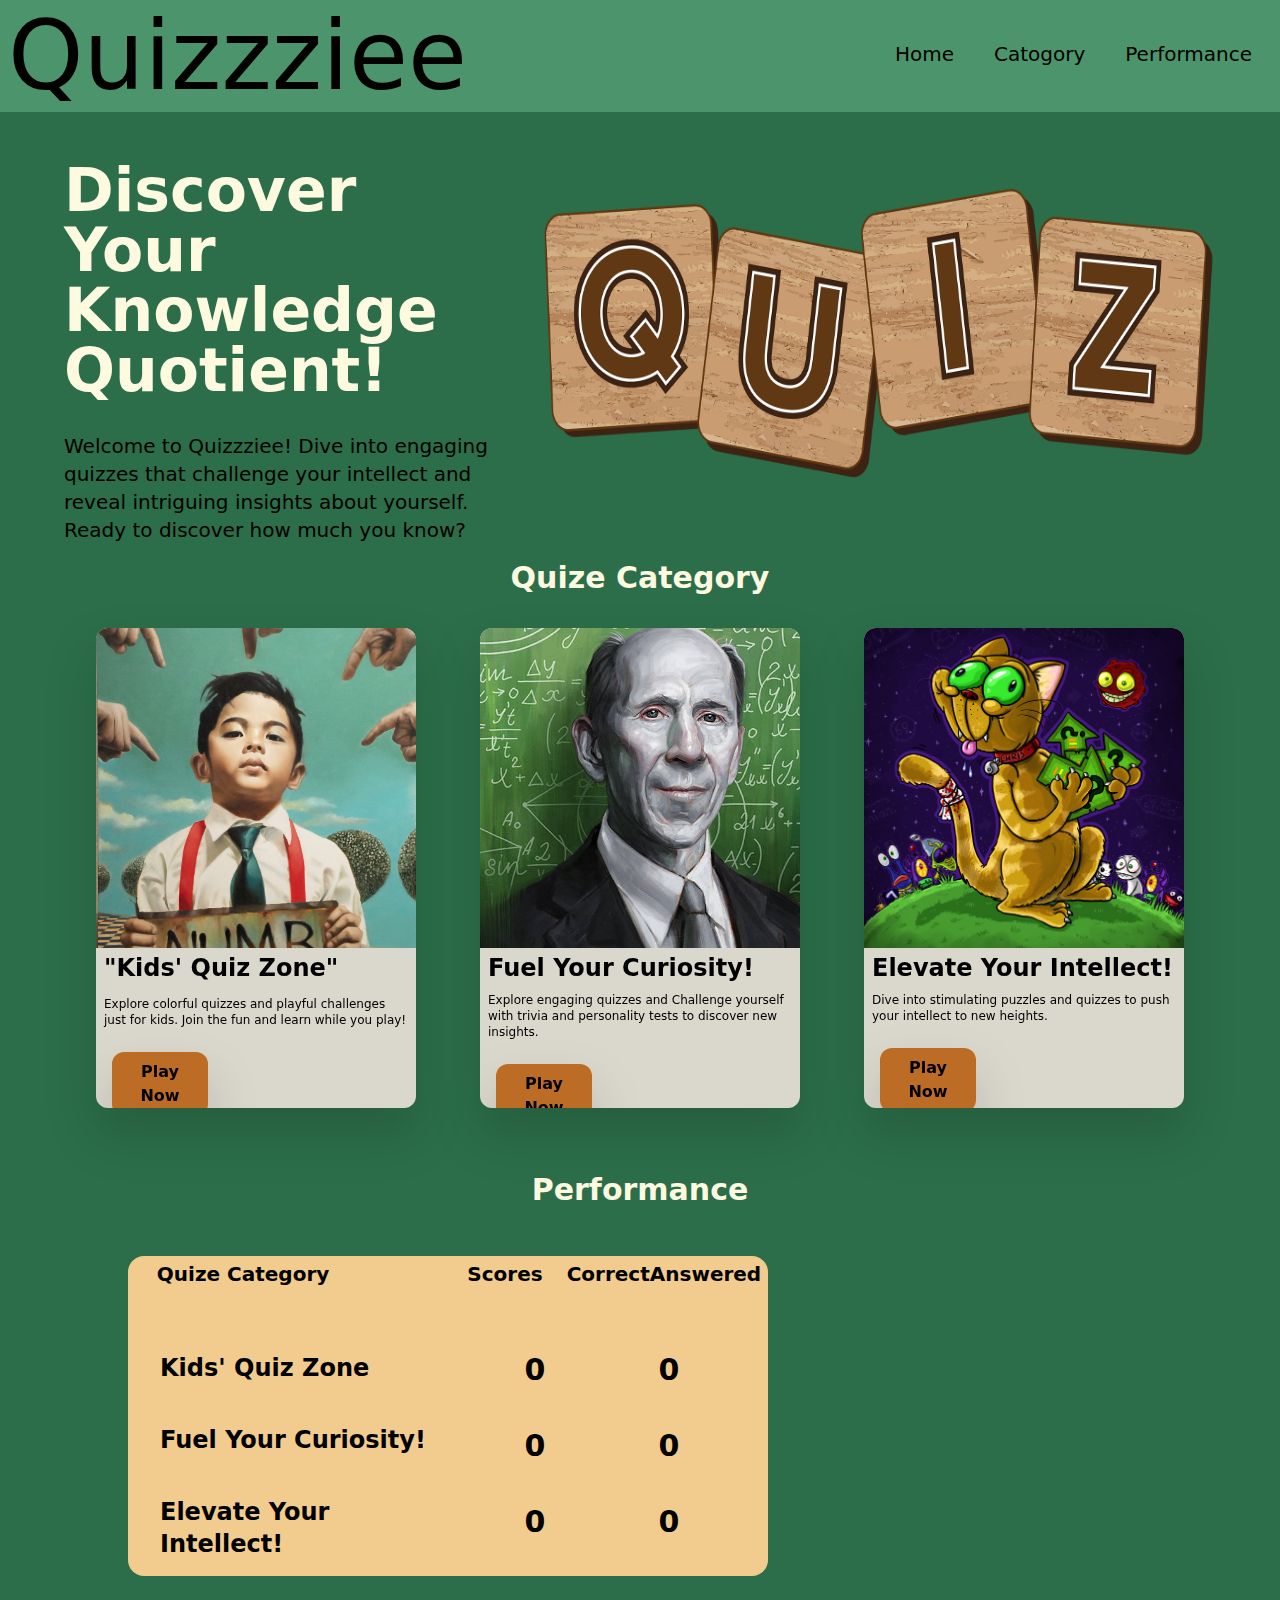
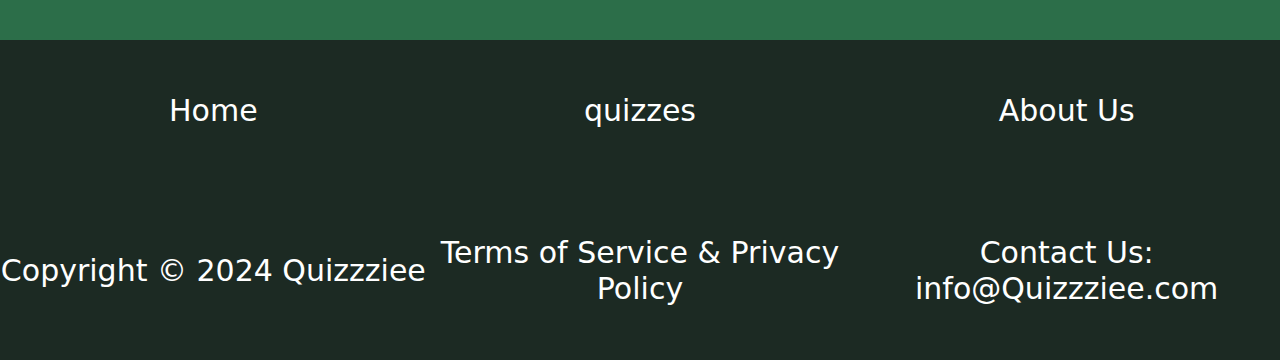
<file: index.html>
<!DOCTYPE html>
<html lang="en">

<head>
    <meta charset="UTF-8">
    <meta name="viewport" content="width=device-width, initial-scale=1.0">
    <title>QUIZE DOC</title>
    <link rel="stylesheet" href="quize.css">

</head>

<body class="bg-[#2c6e49]  ">
    <header class="font-sans  bg-[#4c956c] p-2 flex justify-between">
        <h1 class="text-8xl text-right"> Quizzziee </h1>
        <nav class="flex  mx-5 my-8 gap-10 text-xl ">
            <ul><a class="hover:text-[#fefae0]" href="#home">Home</a></ul>
            <ul><a class="hover:text-[#fefae0]" href="#QuizeCategory">Catogory</a></ul>
            <ul><a class="hover:text-[#fefae0]" href="#performance">Performance</a></ul>
        </nav>
    </header>
    <main>
        <div class="hero1 flex flex-row  h-auto m-[4rem] gap-5">
            <div class="flex flex-col h-[20rem] w-[40rem] justify-center align-super">
                <h2 class="text-6xl my-8 font-extrabold text-[#fefae0] ">Discover Your Knowledge Quotient!</h2>
                <p class="text-xl font-medium"> Welcome to Quizzziee! Dive into engaging quizzes that challenge your
                    intellect and reveal intriguing insights about yourself. Ready to discover how much you know?
                </p>
            </div>
            <div class="hero1img flex h-[20rem] w-[60rem] justify-center align-super">
                <img src="quiz-2074324_1920.png" alt="">
            </div>

        </div>

        <div class="category m-[4rem] ">

            <h1 id="QuizeCategory" class="text-center text-[#fefae0] text-3xl my-[2rem] font-bold "> Quize Category</h1>

            <div class="cards flex justify-around ">
                <!-- card1 -->
                <div onclick="openNewPage('kids.html');startQuiz('kids');"
                    class=" hover:scale-95 h-[30rem] w-[20rem] bg-[#dad7cd] border-none rounded-xl overflow-hidden  flex flex-col drop-shadow-2xl ">

                    <img class="  h-[20rem] object-cover" src="kid.jpg" alt="">
                    <div class="discription flex justify-center flex-col ">
                        <h2 class="text-2xl mx-2 my-1 font-bold">"Kids' Quiz Zone"</h2>
                        <p class="text-xs m-2">Explore colorful quizzes and playful challenges just for kids. Join the
                            fun and learn while you play!

                        </p>

                        <button
                            class="border-2 font-bold border-none drop-shadow-2xl bg-[#bc6c25] rounded-xl m-[1rem] p-2 w-[6rem]">Play
                            Now</button>
                    </div>

                </div>

                <!-- card1 end -->

                <!-- card2 -->
                <div onclick="openNewPage('adult.html');startQuiz('adult');"
                    class="hover:scale-95 h-[30rem] w-[20rem] bg-[#dad7cd] border-none rounded-xl overflow-hidden flex flex-col drop-shadow-2xl">
                    <div>
                        <img class="  h-[20rem] w-full object-cover" src="professional.jpg" alt="">
                    </div>
                    <div class="discription">
                        <h2 class="text-2xl mx-2 my-1 font-bold">Fuel Your Curiosity!</h2>
                        <p class="text-xs m-2"> Explore engaging quizzes and Challenge yourself with trivia and
                            personality tests to discover new insights. </p>
                        <button
                            class="border-2 font-bold border-none drop-shadow-2xl bg-[#bc6c25] rounded-xl m-[1rem] p-2 w-[6rem]">Play
                            Now</button>
                    </div>
                </div>
                <!-- card2 end -->

                <!-- card3 -->
                <div onclick="openNewPage('smartcat.html'); startQuiz('smartcat');"
                    class="hover:scale-95 h-[30rem] w-[20rem] bg-[#dad7cd] border-none rounded-xl overflow-hidden flex flex-col drop-shadow-2xl ">
                    <div>
                        <img class=" h-[20rem]  w-full object-cover" src="cat.png" alt="">
                    </div>
                    <div class="discription">
                        <h2 class="text-2xl mx-2 my-1 font-bold ">Elevate Your Intellect!</h2>
                        <p class="text-xs m-2">Dive into stimulating puzzles and quizzes to push your intellect to new
                            heights. </p>
                        <button
                            class="border-2 font-bold border-none drop-shadow-2xl bg-[#bc6c25] rounded-xl m-[1rem] p-2 w-[6rem]">Play
                            Now</button>
                    </div>
                </div>
                <!-- card3 end -->
            </div>
        </div>

        <div id="performance" class=" m-[4rem]">
            <h2 class="text-center text-[#fefae0]  font-bold text-3xl m-[3rem]">Performance</h2>
            <div class="board  mx-[4rem] h-[20rem] w-[40rem] bg-[#f2cc8f] rounded-2xl">
                <div class="Performance_title grid grid-cols-3">
                    <div class=" mx-3 my-1 text-xl text-right font-bold ">Quize Category</div>
                    <div class=" mx-3 my-1 text-xl text-right  font-bold">Scores  </div>
                    <div class=" mx-3 my-1 text-xl  text-right font-bold">  CorrectAnswered</div>
                </div>
                
                <div class=" p-3 grid grid-cols-2 text-left font-bold ">
                    
                    <div class="p-5">
                        <h3 class=" my-4 py-3 text-2xl">Kids' Quiz Zone
                            <!-- <div class=" my-7 text-2xl"> 0 </div> -->
                        </h3>
                        <h3 class=" my-4 py-3 text-2xl">Fuel Your Curiosity!
                            <!-- <div class=" my-7 text-2xl"> 0 </div> -->
                        </h3>
                        <h3 class=" my-4 py-3 text-2xl">Elevate Your Intellect!
                            <!-- <div class=" my-7 text-2xl"> 0 </div> -->
                        </h3>

                    </div>

                    <div class="p-5 grid grid-cols-2 text-center"> 
                        <div class="AllScore">
                            <h3 class="kids-Score my-4 py-3 text-3xl">
                                0
                            </h3>
                            <h3 class="adutl-Score my-4 py-3 text-3xl">
                                0
                            </h3>
                            <h3 class="smartcat-Score my-4 py-3 text-3xl">
                                0
                            </h3>
                        </div>

                        <div class="All-Answer">
                            <h3 class="kids-corrAnswer my-4 py-3 text-3xl">
                                0
                            </h3>
                            <h3 class="adutl-corrAnswer my-4 py-3 text-3xl">
                                0
                            </h3>
                            <h3 class="smartcat-corrAnswer my-4 py-3 text-3xl">
                                0
                            </h3>
                        </div>

                    </div>

                </div>

            </div>
        </div>

        <footer class="w-full h-[20rem] bg-[#1c2a23]">
            <nav class="navigation w-svw h-full grid grid-cols-3  place-items-center text-center text-3xl">
                <a href="#">
                    <ul class="text-white flex  hover:text-[#bc4749]">Home</ul>
                </a>
                <a href="#QuizeCategory">
                    <ul class="text-white flex  hover:text-[#bc4749]">quizzes</ul>
                </a>
                <a href="#">
                    <ul class="text-white flex  hover:text-[#bc4749]">About Us</ul>
                </a>
                <a href="#">
                    <ul class="text-white flex  hover:text-[#bc4749]">Copyright © 2024 Quizzziee</ul>
                </a>
                <a href="#">
                    <ul class="text-white flex  hover:text-[#bc4749]"> Terms of Service &
                        Privacy Policy </ul>
                </a>
                <a href="#">
                    <ul class="text-white flex  hover:text-[#bc4749]">Contact Us: info@Quizzziee.com</ul>
                </a>
            </nav>
        </footer>
    </main>

</body>
<!-- <script src="app.js"></script> -->
<script>

    function openNewPage(url) {
        window.open(url, '_blank');

    }
    function startQuiz(category) {
        localStorage.setItem(`${category}`, category);
        localStorage.setItem(`${category}-score`, 0); // Reset points for new quiz
        localStorage.setItem(`${category}-correctAnswers`, 0);
    }
    document.addEventListener('DOMContentLoaded', function () {
        function updatePerformance() {
            const kidsScore=document.querySelector('.kids-Score');
            const adutlScore=document.querySelector('.adutl-Score');
            const smartcatScore=document.querySelector('.smartcat-Score');

            const kidscorrAnswer=document.querySelector('.kids-corrAnswer');
            const adutlcorrAnswer=document.querySelector('.adutl-corrAnswer');
            const smartcatcorrAnswer=document.querySelector('.smartcat-corrAnswer');

            if (kidsScore && kidscorrAnswer) {
                
                kidsScore.textContent=localStorage.getItem('kids-score')||0;
                kidscorrAnswer.textContent=localStorage.getItem('kids-correctAnswers')||0;
                console.log(localStorage.getItem('kids-score'));
                console.log(localStorage.getItem('kids-correctAnswers'));

                
            }else{console.log("ks not found");}

            if(adutlScore && adutlcorrAnswer){
                adutlScore.textContent=localStorage.getItem('adult-score')||0;
                adutlcorrAnswer.textContent=localStorage.getItem('adult-correctAnswers')||0;
            }
            else{console.log("as not found");}

            if(smartcatScore && smartcatcorrAnswer) {
                
                smartcatScore.textContent=localStorage.getItem('smartcat-score')||0;
                smartcatcorrAnswer.textContent=localStorage.getItem('smartcat-correctAnswers')||0;
            }
            else{console.log("sm not found");}
        }

        // Update performance box when the page loads
        updatePerformance();

        // Listen for changes to localStorage and update performance accordingly
        window.addEventListener('storage', function (event) {
            if (['kids-score', 'kids-correctAnswers', 'adult-score', 'adult-correctAnswers', 'smartcat-score', 'smartcat-correctAnswers'].includes(event.key)) {
                updatePerformance();
            }
        });
    });

</script>

</html>
</file>
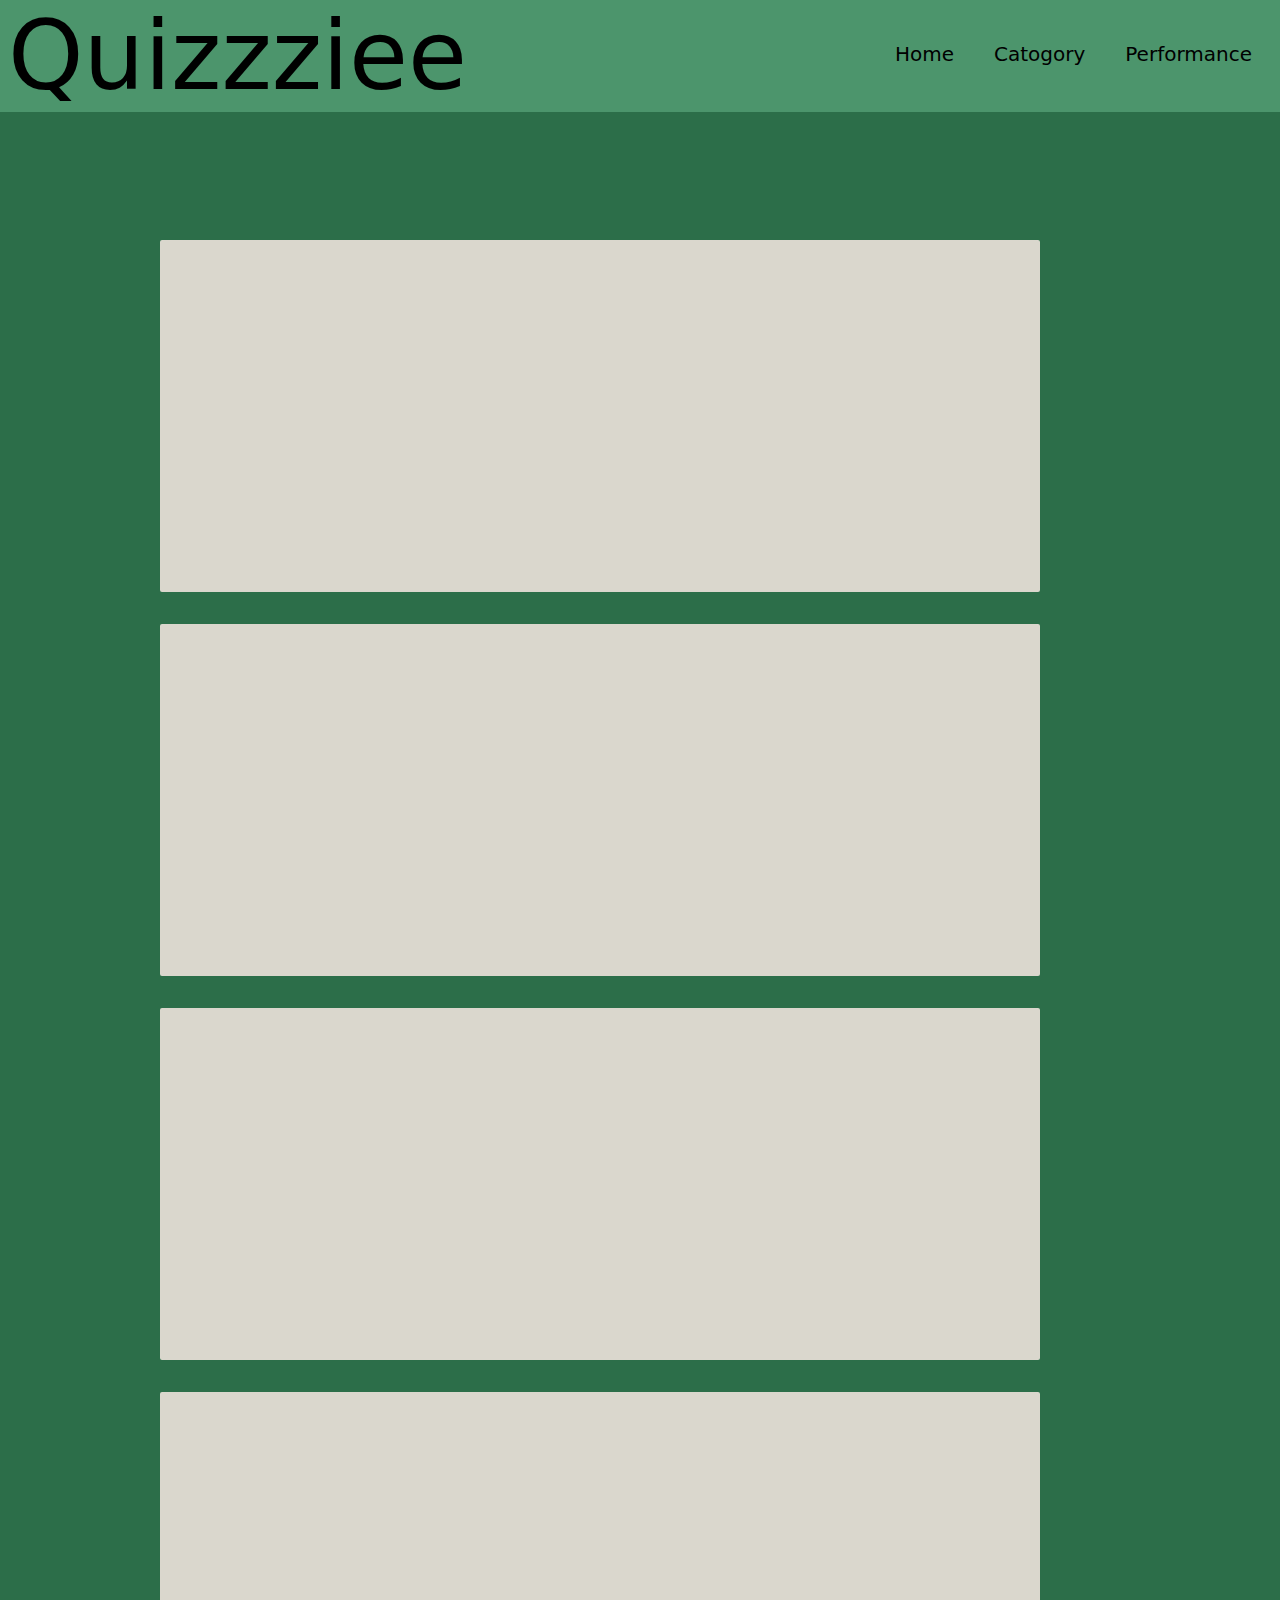
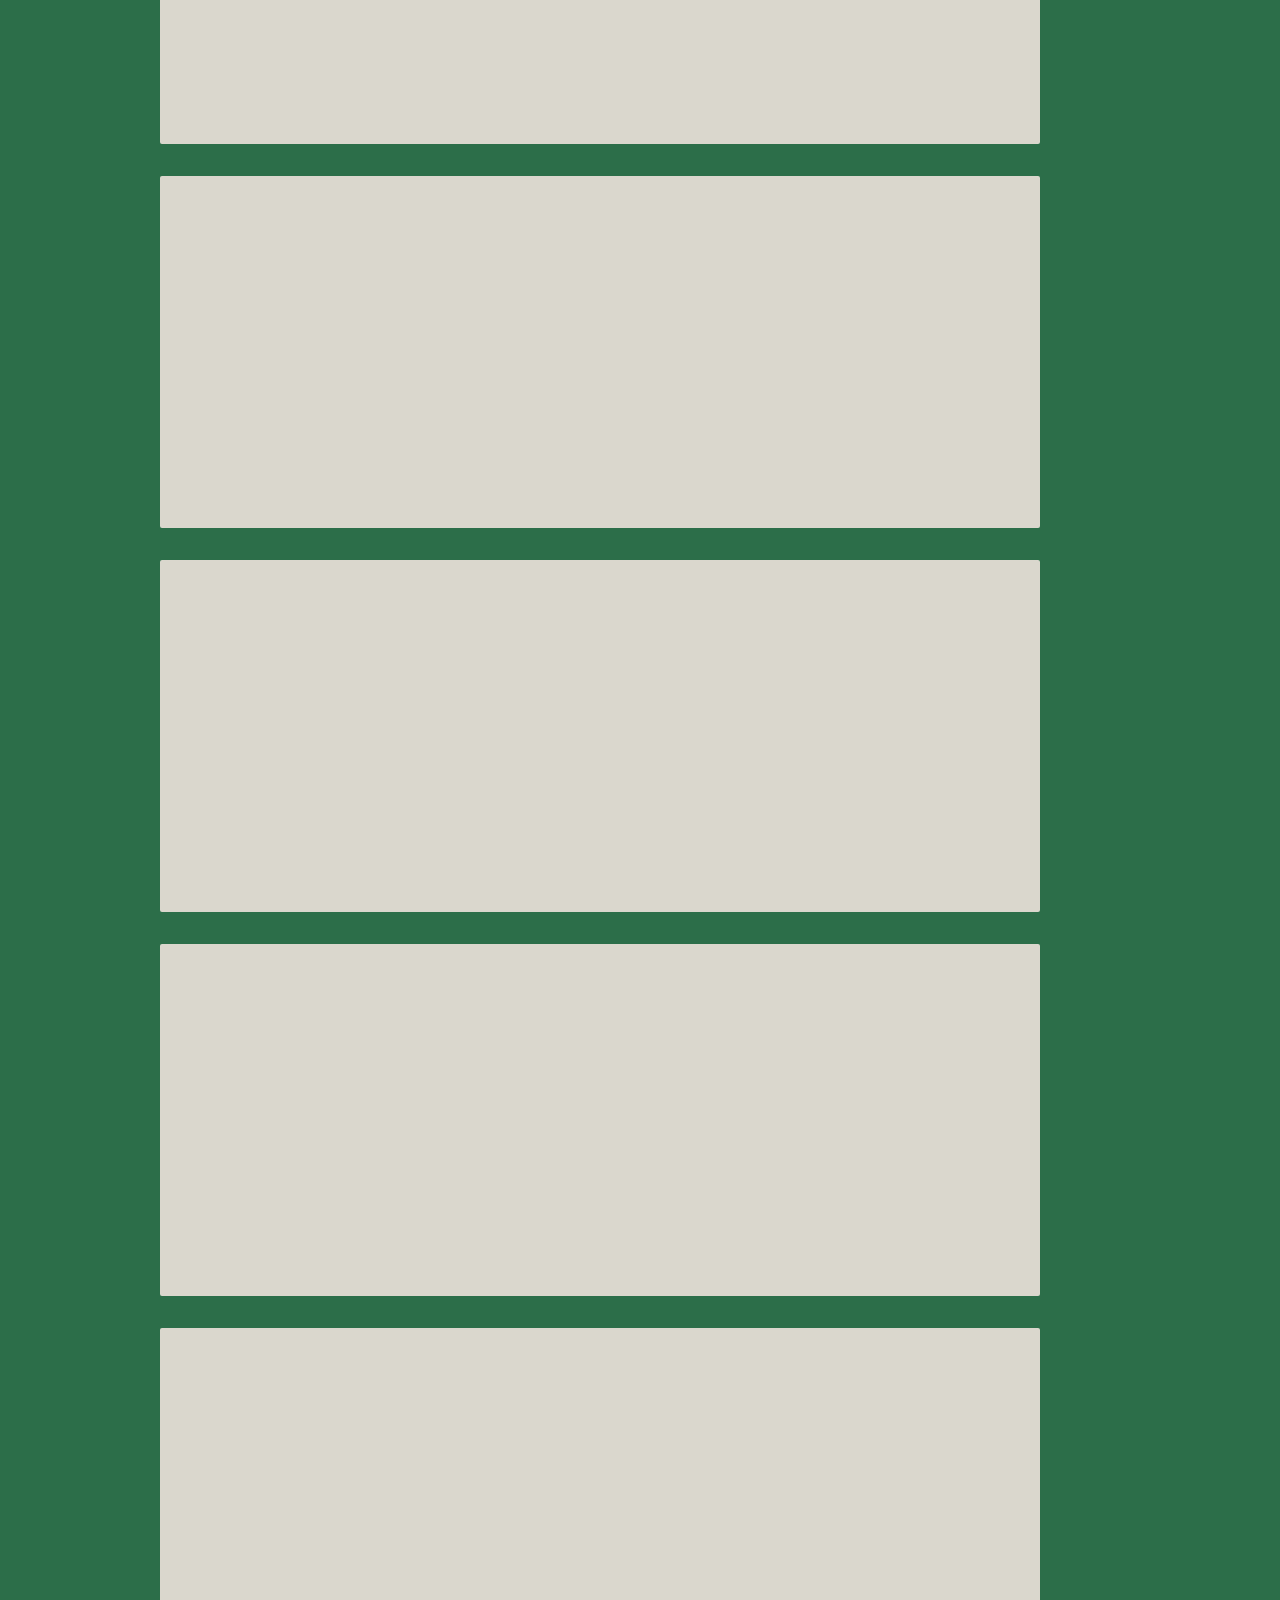
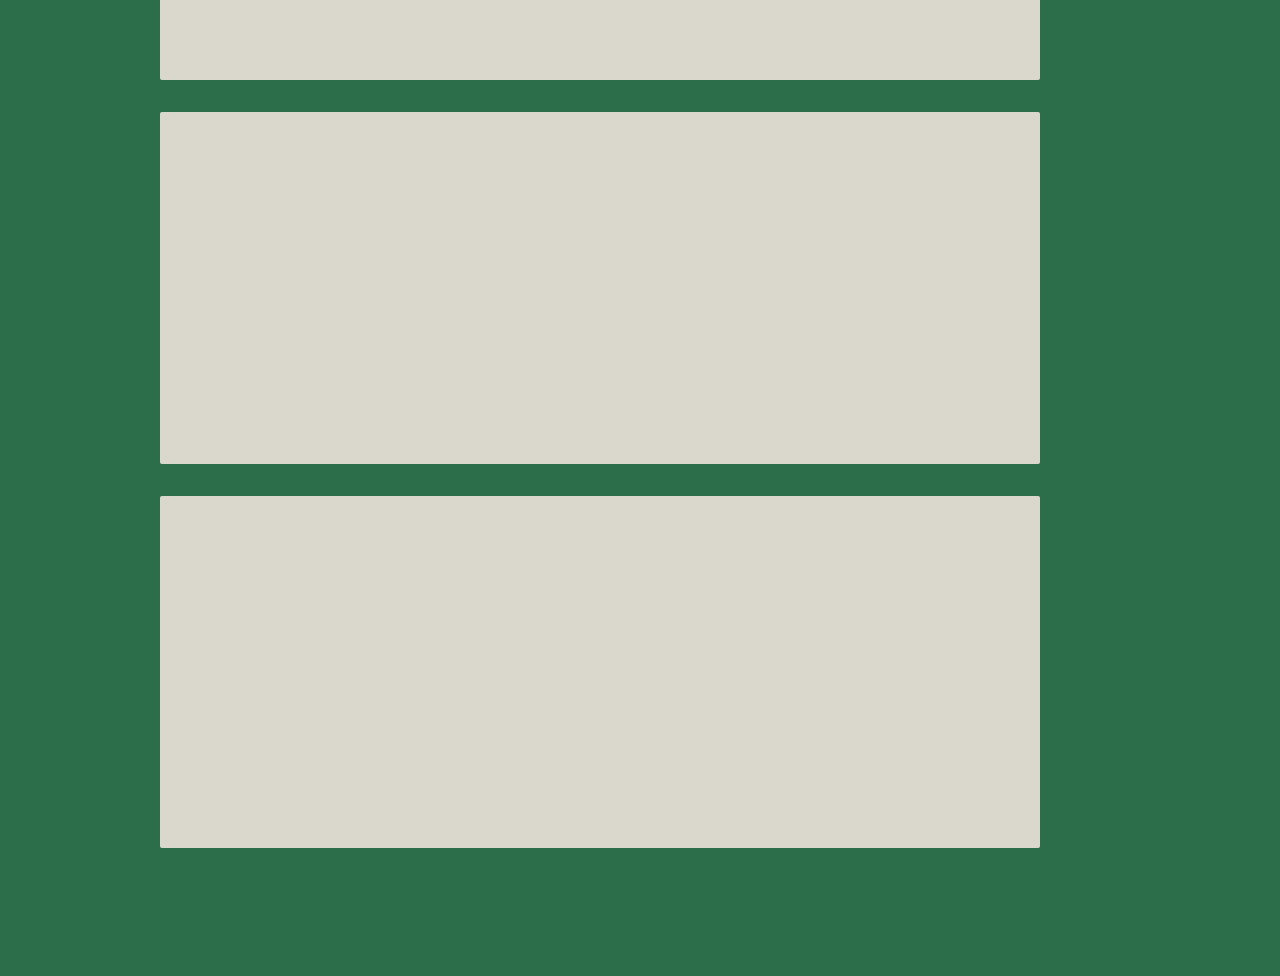
<file: adult.html>
<!DOCTYPE html>
<html lang="en">
<head>
    <meta charset="UTF-8">
    <meta name="viewport" content="width=device-width, initial-scale=1.0">
    <title>Fuel Your Curiosity!</title>
    <link rel="stylesheet" href="quize.css">
</head>
<body class="bg-[#2c6e49] ">
    <header class="font-sans  bg-[#4c956c] p-2 flex justify-between">
        <h1 class="text-8xl text-right"> Quizzziee </h1>
        <nav class="flex  mx-5 my-8 gap-10 text-xl ">
            <ul><a class="hover:text-[#fefae0]" href="#home">Home</a></ul>
            <ul><a class="hover:text-[#fefae0]" href="#QuizeCategory">Catogory</a></ul>
            <ul><a class="hover:text-[#fefae0]" href="#performance">Performance</a></ul>
        </nav>
    </header>
    <main class="flex  mx-[8rem] my-[6rem]">
        <div class="quizelist">
            <!-- #1 -->
            <div  class="container  flex flex-col h-[22rem] w-[55rem] rounded-sm m-[2rem] p-[1.5rem] bg-[#dad7cd]">
                <p class="questionbox p-[1.5rem] text-[1.6rem]">

                </p>
                <div id="adult" class="options grid grid-cols-2 grid-rows-2 gap-2  place-items-center ">
                    

                </div>
            </div>
            <!-- #2 -->
            <div class="container h-[22rem] w-[55rem] rounded-sm m-[2rem] p-[1.5rem] bg-[#dad7cd]">
                <p class="questionbox p-[1.5rem] text-[1.6rem]">

                </p>
                <div id="adult"  class="options grid grid-cols-2 grid-rows-2 gap-2 place-items-center">


                </div>
            </div>
            <!-- #3 -->

            <div class="container h-[22rem] w-[55rem] rounded-sm m-[2rem] p-[1.5rem] bg-[#dad7cd]">
                <p class="questionbox p-[1.5rem] text-[1.6rem]">

                </p>
                <div id="adult" class="options grid grid-cols-2 grid-rows-2 gap-2 place-items-center ">


                </div>
            </div>
            <!-- #4 -->
            <div class="container h-[22rem] w-[55rem] rounded-sm m-[2rem] p-[1.5rem] bg-[#dad7cd]">
                <p class="questionbox p-[1.5rem] text-[1.6rem]">

                </p>
                <div id="adult" class="options grid grid-cols-2 grid-rows-2 gap-2 place-items-center ">


                </div>
            </div>
            <!-- #5 -->
            <div class="container h-[22rem] w-[55rem] rounded-sm m-[2rem] p-[1.5rem] bg-[#dad7cd]">
                <p class="questionbox p-[1.5rem] text-[1.6rem]">

                </p>
                <div id="adult" class="options grid grid-cols-2 grid-rows-2 gap-2 place-items-center ">


                </div>
            </div>
            <!-- #6 -->
            <div class="container h-[22rem] w-[55rem] rounded-sm m-[2rem] p-[1.5rem] bg-[#dad7cd]">
                <p class="questionbox p-[1.5rem] text-[1.6rem]">

                </p>
                <div id="adult" class="options grid grid-cols-2 grid-rows-2 place-items-center ">


                </div>
            </div>
            <!-- #7 -->
            <div class="container h-[22rem] w-[55rem] rounded-sm m-[2rem] p-[1.5rem] bg-[#dad7cd]">
                <p class="questionbox p-[1.5rem] text-[1.6rem]">

                </p>
                <div id="adult" class="options grid grid-cols-2 grid-rows-2 gap-2 place-items-center">


                </div>
            </div>
            <!-- #8 -->
            <div class="container h-[22rem] w-[55rem] rounded-sm m-[2rem] p-[1.5rem] bg-[#dad7cd]">
                <p class="questionbox p-[1.5rem] text-[1.6rem]">

                </p>
                <div id="adult" class="options grid grid-cols-2 grid-rows-2 gap-2 place-items-center">


                </div>
            </div>
            <!-- #9 -->
            <div class="container  h-[22rem] w-[55rem] rounded-sm m-[2rem] p-[1.5rem] bg-[#dad7cd]">
                <p class="questionbox p-[1.5rem] text-[1.6rem]">

                </p>
                <div id="adult" class="options grid grid-cols-2 grid-rows-2 gap-2 place-items-center">


                </div>
            </div>
            <!-- #10 -->
            <div class="container h-[22rem] w-[55rem] rounded-sm m-[2rem] p-[1.5rem] bg-[#dad7cd]">
                <p class="questionbox p-[1.5rem] text-[1.6rem]">

                </p>
                <div id="adult" class="options grid grid-cols-2 grid-rows-2 gap-2 place-items-center">


                </div>
            </div>
        </div>
    </main>

    
</body>
  
<script src="app.js"></script>

</html>
</file>
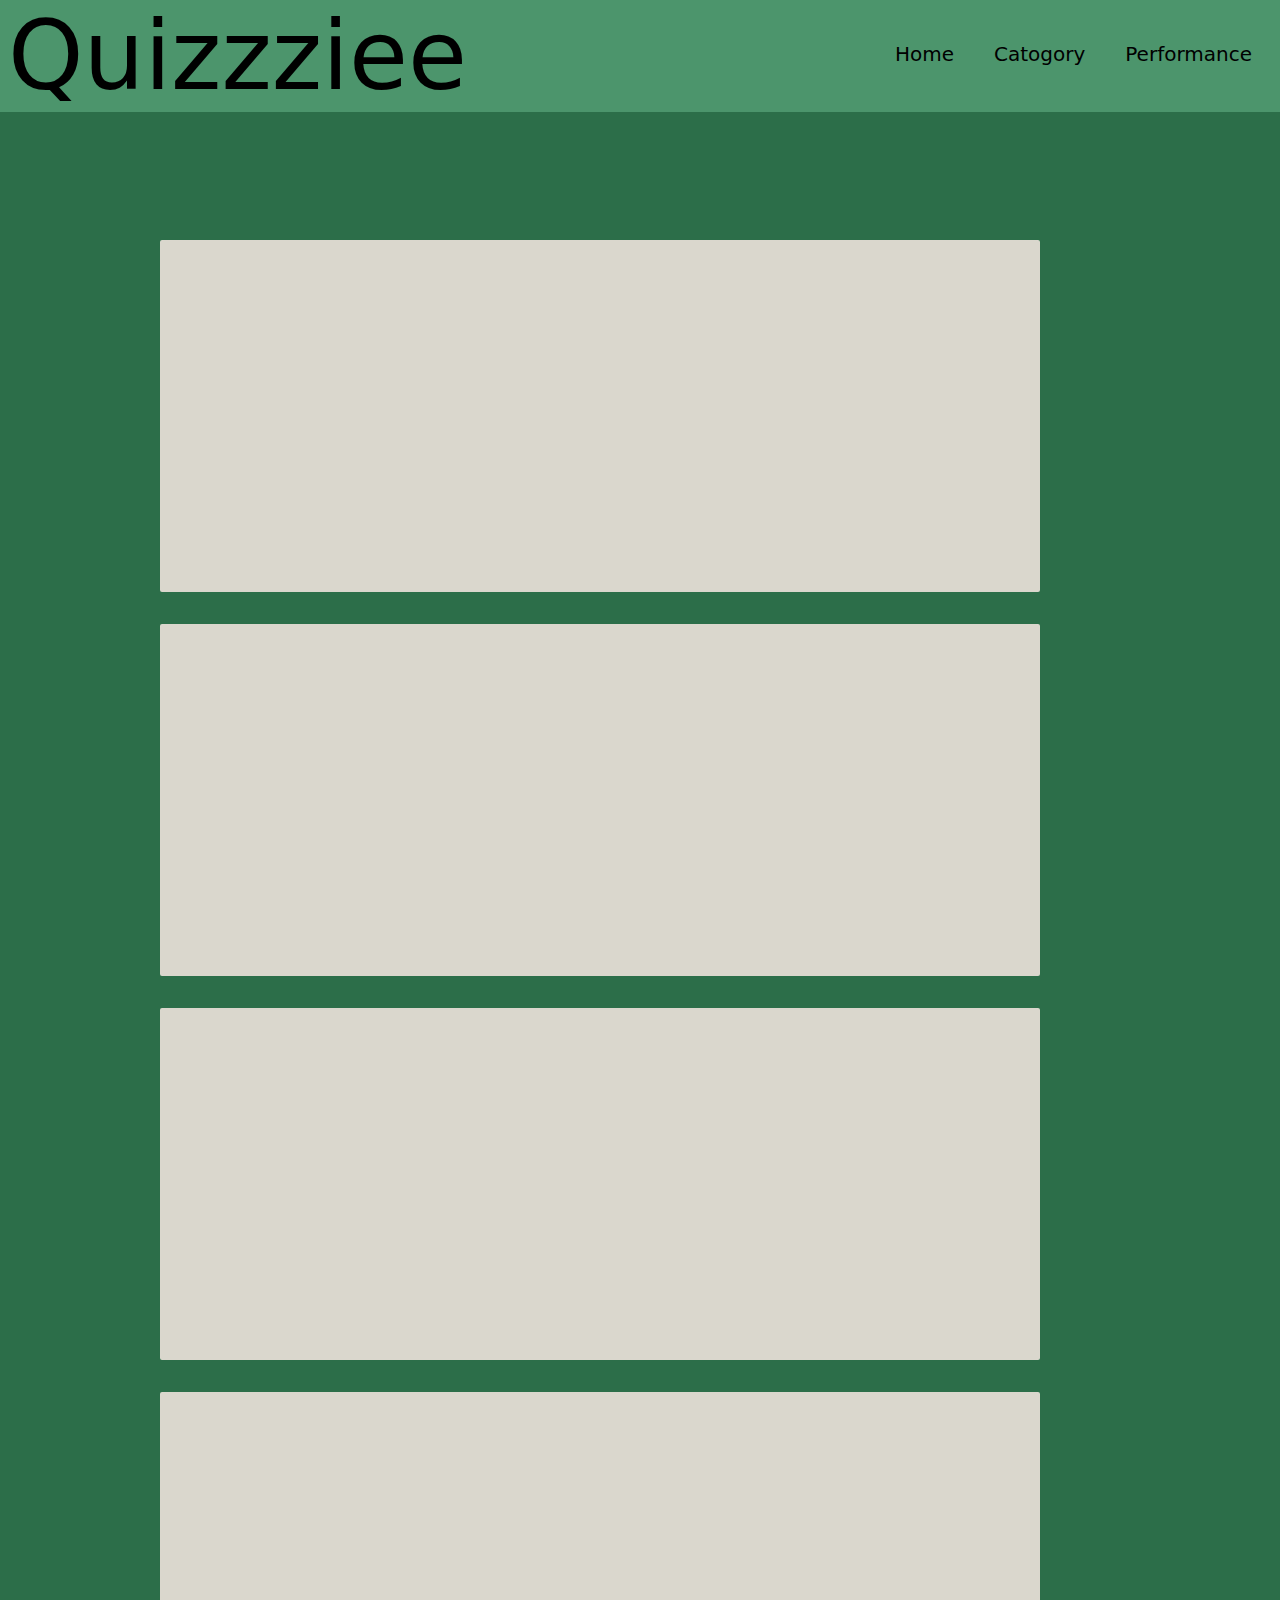
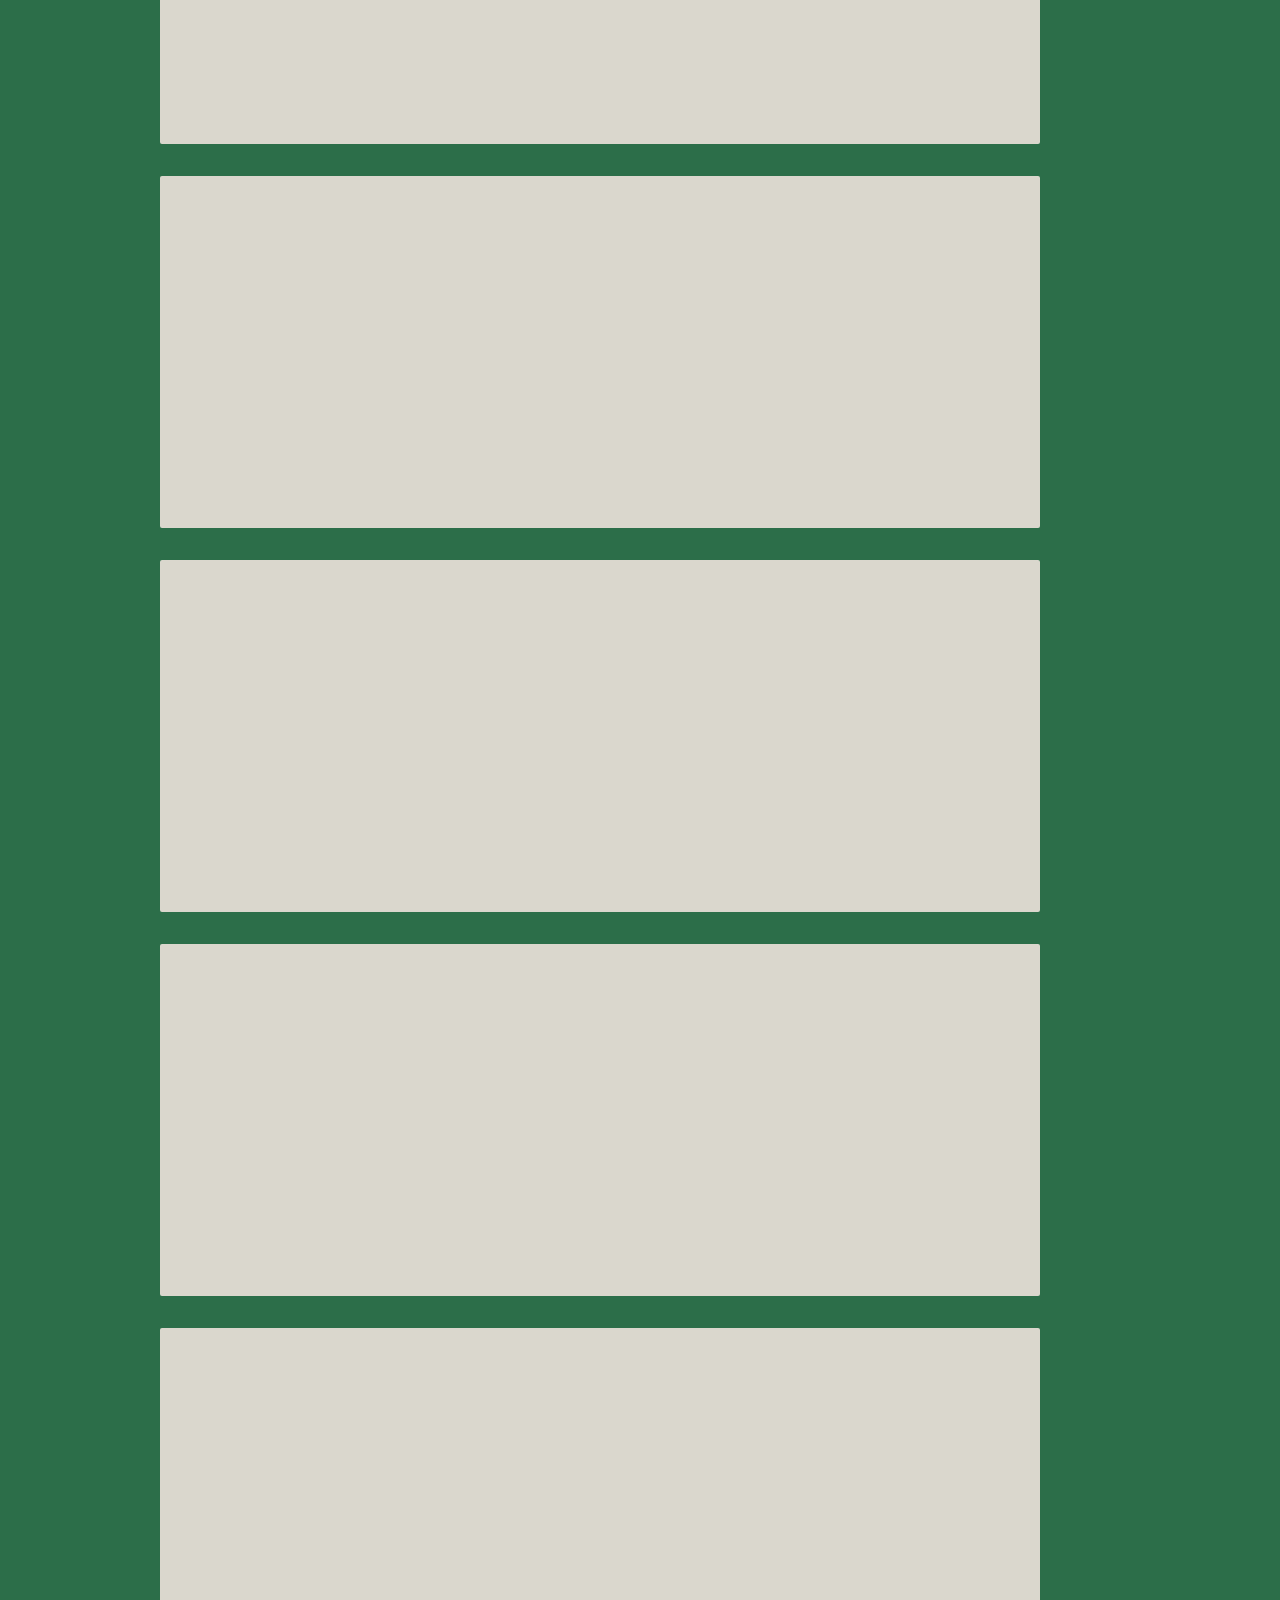
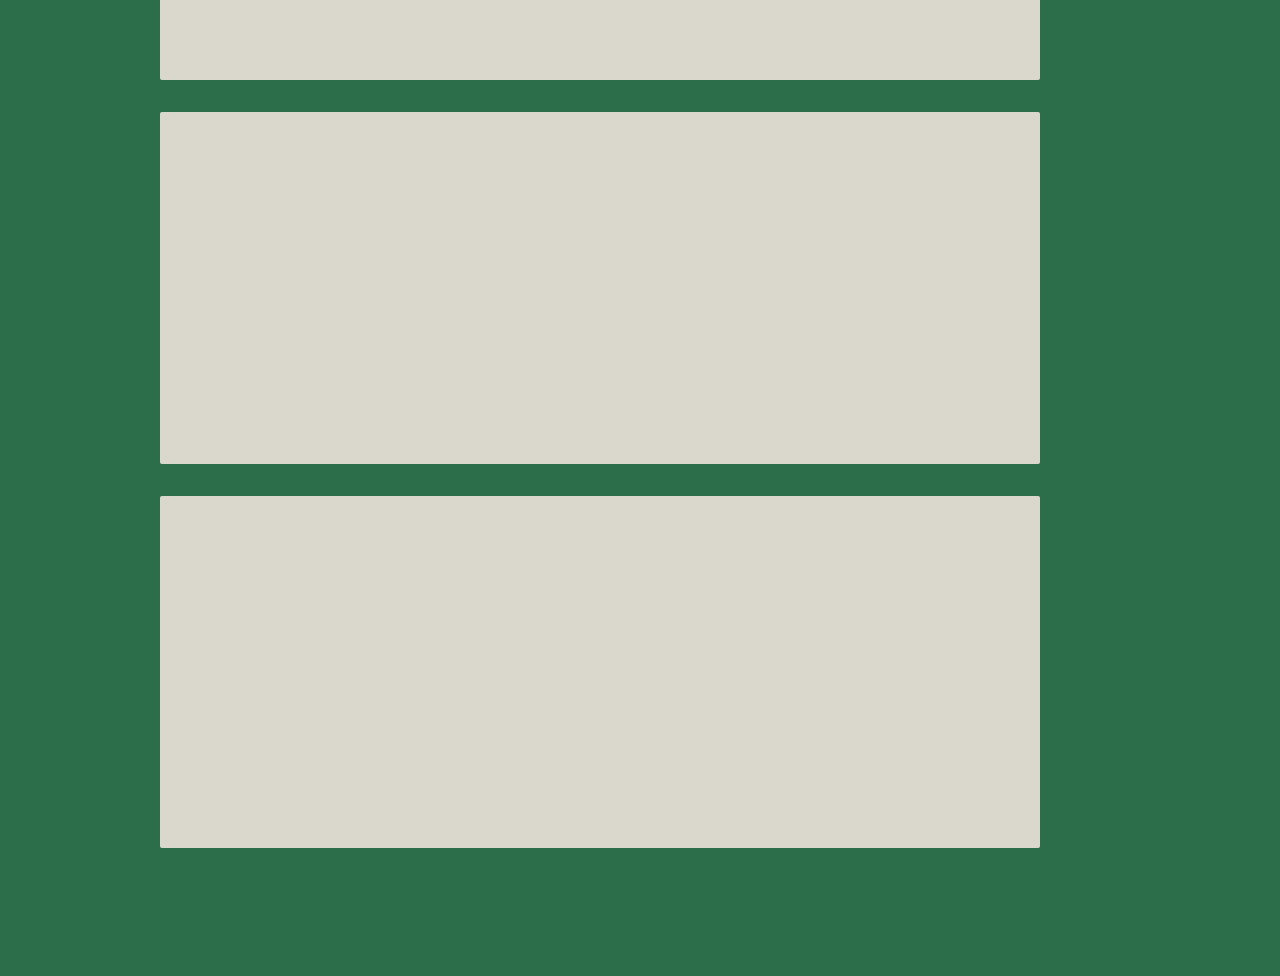
<file: kids.html>
<!DOCTYPE html>
<html lang="en">

<head>
    <meta charset="UTF-8">
    <meta name="viewport" content="width=device-width, initial-scale=1.0">
    <title>kids Quiz</title>
    <link rel="stylesheet" href="quize.css">
</head>

<body class="bg-[#2c6e49] ">
    <header class="font-sans  bg-[#4c956c] p-2 flex justify-between">
        <h1 class="text-8xl text-right"> Quizzziee </h1>
        <nav class="flex  mx-5 my-8 gap-10 text-xl ">
            <ul><a class="hover:text-[#fefae0]" href="#home">Home</a></ul>
            <ul><a class="hover:text-[#fefae0]" href="#QuizeCategory">Catogory</a></ul>
            <ul><a class="hover:text-[#fefae0]" href="#performance">Performance</a></ul>
        </nav>
    </header>
    <main class="flex  mx-[8rem] my-[6rem]">
        <div class="quizelist">
            <!-- #1 -->
            <div  class="container  flex flex-col h-[22rem] w-[55rem] rounded-sm m-[2rem] p-[1.5rem] bg-[#dad7cd]">
                <p class="questionbox p-[1.5rem] text-[1.6rem]">

                </p>
                <div id="kids" class="options grid grid-cols-2 grid-rows-2 gap-2  place-items-center ">
                    

                </div>
            </div>
            <!-- #2 -->
            <div class="container h-[22rem] w-[55rem] rounded-sm m-[2rem] p-[1.5rem] bg-[#dad7cd]">
                <p class="questionbox p-[1.5rem] text-[1.6rem]">

                </p>
                <div id="kids"  class="options grid grid-cols-2 grid-rows-2 gap-2 place-items-center">


                </div>
            </div>
            <!-- #3 -->

            <div class="container h-[22rem] w-[55rem] rounded-sm m-[2rem] p-[1.5rem] bg-[#dad7cd]">
                <p class="questionbox p-[1.5rem] text-[1.6rem]">

                </p>
                <div id="kids" class="options grid grid-cols-2 grid-rows-2 gap-2 place-items-center ">


                </div>
            </div>
            <!-- #4 -->
            <div class="container h-[22rem] w-[55rem] rounded-sm m-[2rem] p-[1.5rem] bg-[#dad7cd]">
                <p class="questionbox p-[1.5rem] text-[1.6rem]">

                </p>
                <div id="kids" class="options grid grid-cols-2 grid-rows-2 gap-2 place-items-center ">


                </div>
            </div>
            <!-- #5 -->
            <div class="container h-[22rem] w-[55rem] rounded-sm m-[2rem] p-[1.5rem] bg-[#dad7cd]">
                <p class="questionbox p-[1.5rem] text-[1.6rem]">

                </p>
                <div id="kids" class="options grid grid-cols-2 grid-rows-2 gap-2 place-items-center ">


                </div>
            </div>
            <!-- #6 -->
            <div class="container h-[22rem] w-[55rem] rounded-sm m-[2rem] p-[1.5rem] bg-[#dad7cd]">
                <p class="questionbox p-[1.5rem] text-[1.6rem]">

                </p>
                <div id="kids" class="options grid grid-cols-2 grid-rows-2 place-items-center ">


                </div>
            </div>
            <!-- #7 -->
            <div class="container h-[22rem] w-[55rem] rounded-sm m-[2rem] p-[1.5rem] bg-[#dad7cd]">
                <p class="questionbox p-[1.5rem] text-[1.6rem]">

                </p>
                <div id="kids" class="options grid grid-cols-2 grid-rows-2 gap-2 place-items-center">


                </div>
            </div>
            <!-- #8 -->
            <div class="container h-[22rem] w-[55rem] rounded-sm m-[2rem] p-[1.5rem] bg-[#dad7cd]">
                <p class="questionbox p-[1.5rem] text-[1.6rem]">

                </p>
                <div id="kids" class="options grid grid-cols-2 grid-rows-2 gap-2 place-items-center">


                </div>
            </div>
            <!-- #9 -->
            <div class="container  h-[22rem] w-[55rem] rounded-sm m-[2rem] p-[1.5rem] bg-[#dad7cd]">
                <p class="questionbox p-[1.5rem] text-[1.6rem]">

                </p>
                <div id="kids" class="options grid grid-cols-2 grid-rows-2 gap-2 place-items-center">


                </div>
            </div>
            <!-- #10 -->
            <div class="container h-[22rem] w-[55rem] rounded-sm m-[2rem] p-[1.5rem] bg-[#dad7cd]">
                <p class="questionbox p-[1.5rem] text-[1.6rem]">

                </p>
                <div id="kids" class="options grid grid-cols-2 grid-rows-2 gap-2 place-items-center">


                </div>
            </div>
        </div>
    </main>
    
</body>
<script src="app.js"></script>

</html>
</file>
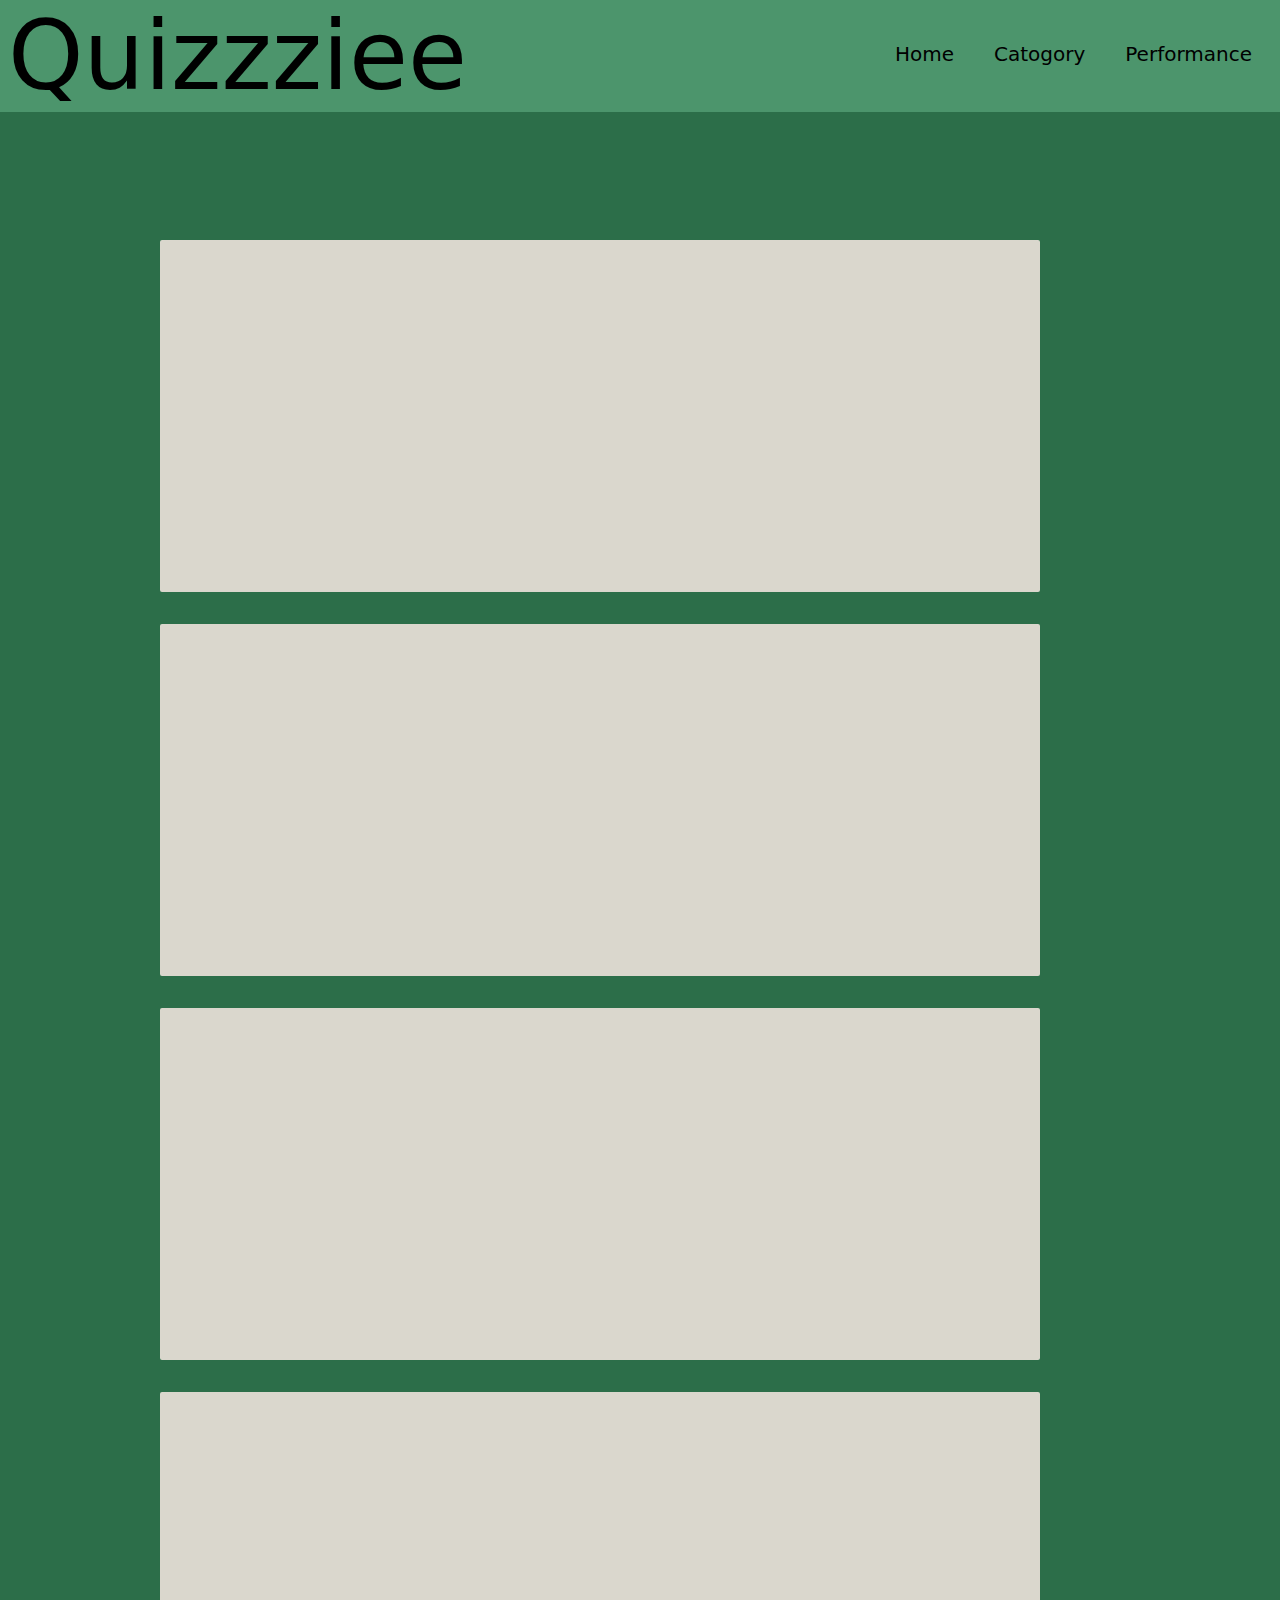
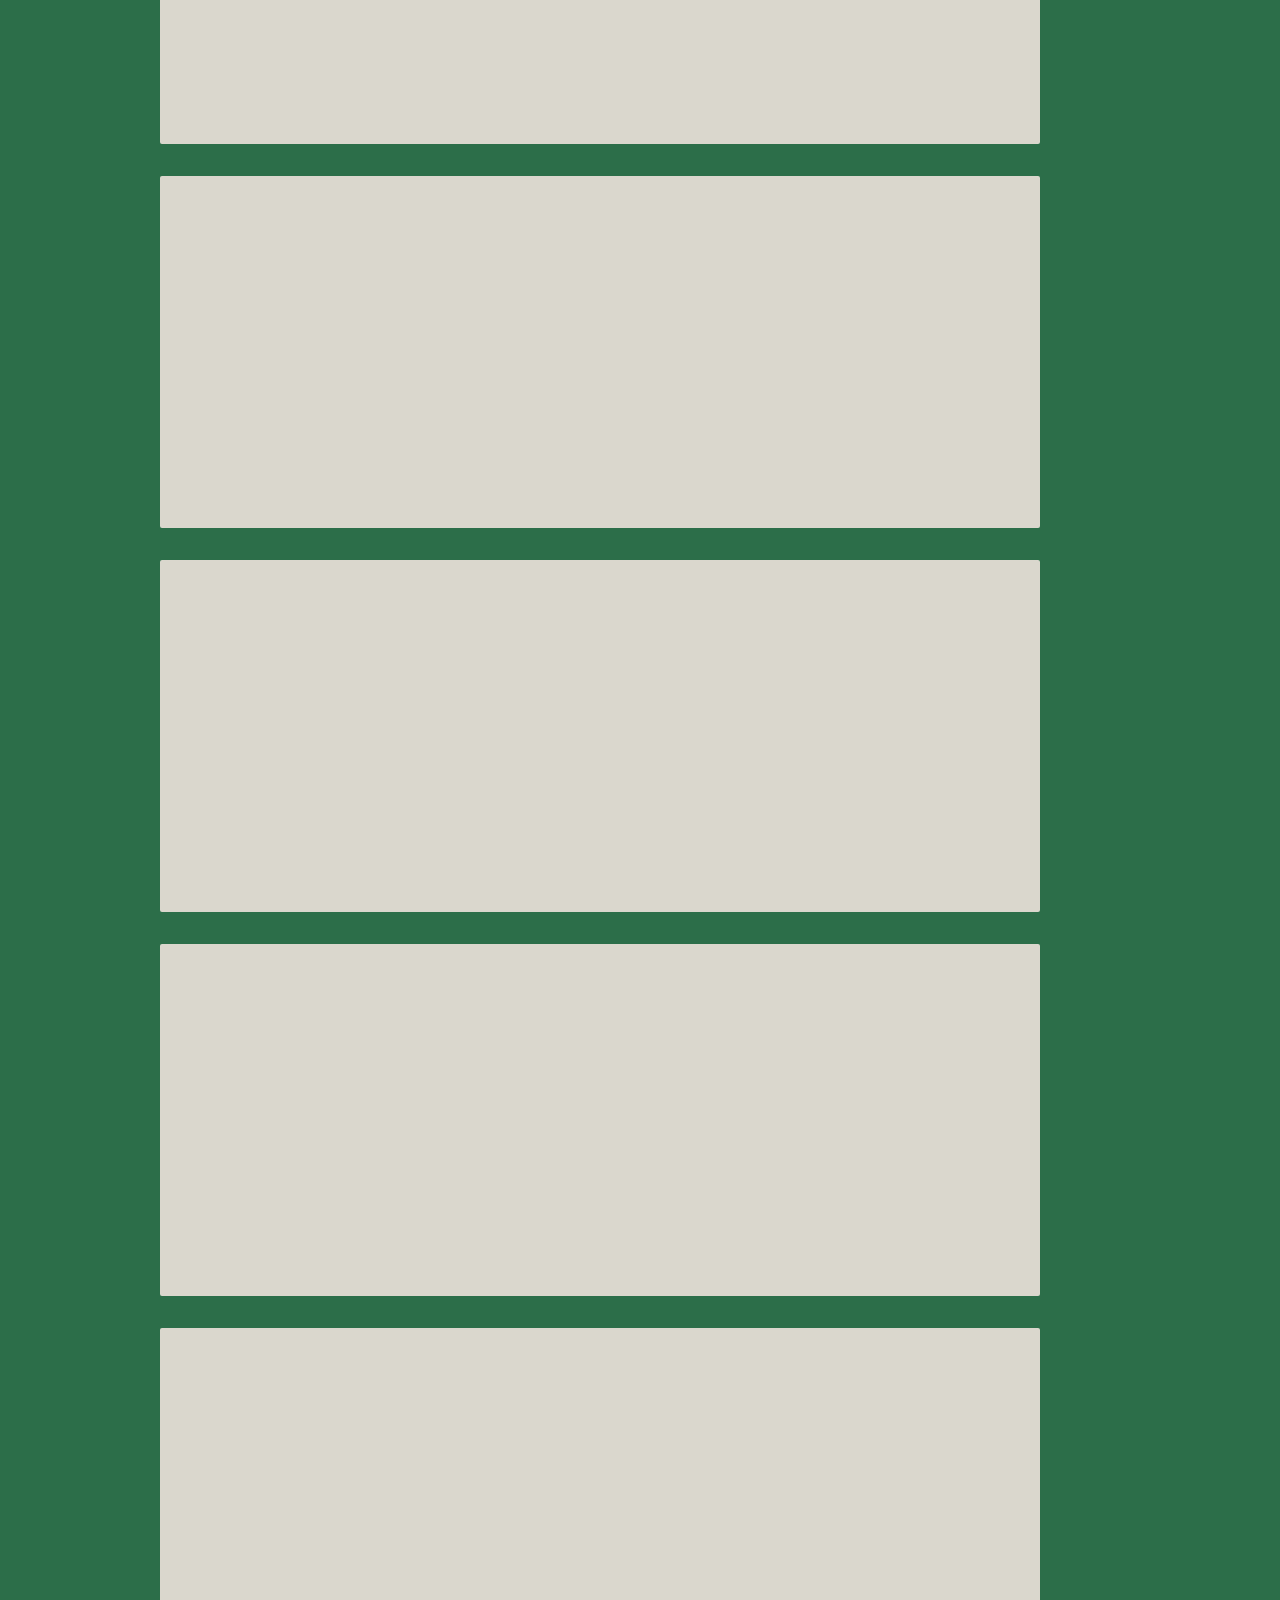
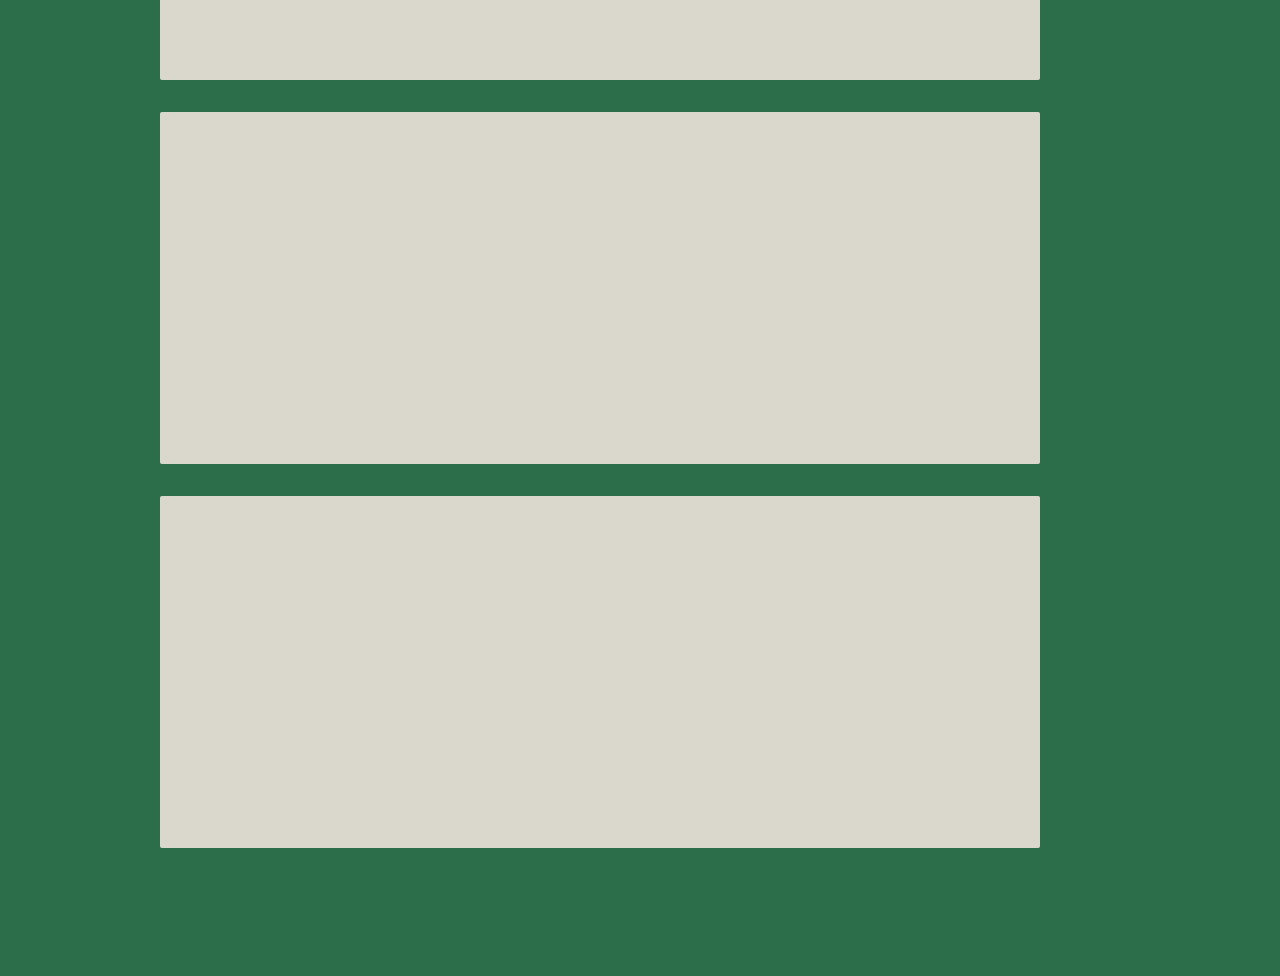
<file: smartcat.html>
<!DOCTYPE html>
<html lang="en">
<head>
    <meta charset="UTF-8">
    <meta name="viewport" content="width=device-width, initial-scale=1.0">
    <title>Elevate Your Intellect!</title>
    <link rel="stylesheet" href="quize.css">
</head>
<body class="bg-[#2c6e49] ">
    <header class="font-sans  bg-[#4c956c] p-2 flex justify-between">
        <h1 class="text-8xl text-right"> Quizzziee </h1>
        <nav class="flex  mx-5 my-8 gap-10 text-xl ">
            <ul><a class="hover:text-[#fefae0]" href="#home">Home</a></ul>
            <ul><a class="hover:text-[#fefae0]" href="#QuizeCategory">Catogory</a></ul>
            <ul><a class="hover:text-[#fefae0]" href="#performance">Performance</a></ul>
        </nav>
    </header>
    <main class="flex  mx-[8rem] my-[6rem]">
        <div class="quizelist">
            <!-- #1 -->
            <div  class="container  flex flex-col h-[22rem] w-[55rem] rounded-sm m-[2rem] p-[1.5rem] bg-[#dad7cd]">
                <p class="questionbox p-[1.5rem] text-[1.6rem]">

                </p>
                <div id="smartcat" class="options grid grid-cols-2 grid-rows-2 gap-2  place-items-center ">
                    

                </div>
            </div>
            <!-- #2 -->
            <div class="container h-[22rem] w-[55rem] rounded-sm m-[2rem] p-[1.5rem] bg-[#dad7cd]">
                <p class="questionbox p-[1.5rem] text-[1.6rem]">

                </p>
                <div id="smartcat" class="options grid grid-cols-2 grid-rows-2 gap-2 place-items-center">


                </div>
            </div>
            <!-- #3 -->

            <div class="container h-[22rem] w-[55rem] rounded-sm m-[2rem] p-[1.5rem] bg-[#dad7cd]">
                <p class="questionbox p-[1.5rem] text-[1.6rem]">

                </p>
                <div id="smartcat" class="options grid grid-cols-2 grid-rows-2 gap-2 place-items-center ">


                </div>
            </div>
            <!-- #4 -->
            <div class="container h-[22rem] w-[55rem] rounded-sm m-[2rem] p-[1.5rem] bg-[#dad7cd]">
                <p class="questionbox p-[1.5rem] text-[1.6rem]">

                </p>
                <div id="smartcat" class="options grid grid-cols-2 grid-rows-2 gap-2 place-items-center ">


                </div>
            </div>
            <!-- #5 -->
            <div class="container h-[22rem] w-[55rem] rounded-sm m-[2rem] p-[1.5rem] bg-[#dad7cd]">
                <p class="questionbox p-[1.5rem] text-[1.6rem]">

                </p>
                <div id="smartcat" class="options grid grid-cols-2 grid-rows-2 gap-2 place-items-center ">


                </div>
            </div>
            <!-- #6 -->
            <div class="container h-[22rem] w-[55rem] rounded-sm m-[2rem] p-[1.5rem] bg-[#dad7cd]">
                <p class="questionbox p-[1.5rem] text-[1.6rem]">

                </p>
                <div id="smartcat" class="options grid grid-cols-2 grid-rows-2 place-items-center ">


                </div>
            </div>
            <!-- #7 -->
            <div class="container h-[22rem] w-[55rem] rounded-sm m-[2rem] p-[1.5rem] bg-[#dad7cd]">
                <p class="questionbox p-[1.5rem] text-[1.6rem]">

                </p>
                <div id="smartcat" class="options grid grid-cols-2 grid-rows-2 gap-2 place-items-center">


                </div>
            </div>
            <!-- #8 -->
            <div class="container h-[22rem] w-[55rem] rounded-sm m-[2rem] p-[1.5rem] bg-[#dad7cd]">
                <p class="questionbox p-[1.5rem] text-[1.6rem]">

                </p>
                <div id="smartcat" class="options grid grid-cols-2 grid-rows-2 gap-2 place-items-center">


                </div>
            </div>
            <!-- #9 -->
            <div class="container  h-[22rem] w-[55rem] rounded-sm m-[2rem] p-[1.5rem] bg-[#dad7cd]">
                <p class="questionbox p-[1.5rem] text-[1.6rem]">

                </p>
                <div id="smartcat" class="options grid grid-cols-2 grid-rows-2 gap-2 place-items-center">


                </div>
            </div>
            <!-- #10 -->
            <div class="container h-[22rem] w-[55rem] rounded-sm m-[2rem] p-[1.5rem] bg-[#dad7cd]">
                <p class="questionbox p-[1.5rem] text-[1.6rem]">

                </p>
                <div id="smartcat" class="options grid grid-cols-2 grid-rows-2 gap-2 place-items-center">


                </div>
            </div>
        </div>
    </main>
    
</body>
<script src="app.js"></script>
</html>
</file>
<file: quize.css>
/*
! tailwindcss v3.4.4 | MIT License | https://tailwindcss.com
*/

/*
1. Prevent padding and border from affecting element width. (https://github.com/mozdevs/cssremedy/issues/4)
2. Allow adding a border to an element by just adding a border-width. (https://github.com/tailwindcss/tailwindcss/pull/116)
*/

*,
::before,
::after {
  box-sizing: border-box;
  /* 1 */
  border-width: 0;
  /* 2 */
  border-style: solid;
  /* 2 */
  border-color: #e5e7eb;
  /* 2 */
}

::before,
::after {
  --tw-content: '';
}

/*
1. Use a consistent sensible line-height in all browsers.
2. Prevent adjustments of font size after orientation changes in iOS.
3. Use a more readable tab size.
4. Use the user's configured `sans` font-family by default.
5. Use the user's configured `sans` font-feature-settings by default.
6. Use the user's configured `sans` font-variation-settings by default.
7. Disable tap highlights on iOS
*/

html,
:host {
  line-height: 1.5;
  /* 1 */
  -webkit-text-size-adjust: 100%;
  /* 2 */
  -moz-tab-size: 4;
  /* 3 */
  -o-tab-size: 4;
     tab-size: 4;
  /* 3 */
  font-family: ui-sans-serif, system-ui, sans-serif, "Apple Color Emoji", "Segoe UI Emoji", "Segoe UI Symbol", "Noto Color Emoji";
  /* 4 */
  font-feature-settings: normal;
  /* 5 */
  font-variation-settings: normal;
  /* 6 */
  -webkit-tap-highlight-color: transparent;
  /* 7 */
}

/*
1. Remove the margin in all browsers.
2. Inherit line-height from `html` so users can set them as a class directly on the `html` element.
*/

body {
  margin: 0;
  /* 1 */
  line-height: inherit;
  /* 2 */
}

/*
1. Add the correct height in Firefox.
2. Correct the inheritance of border color in Firefox. (https://bugzilla.mozilla.org/show_bug.cgi?id=190655)
3. Ensure horizontal rules are visible by default.
*/

hr {
  height: 0;
  /* 1 */
  color: inherit;
  /* 2 */
  border-top-width: 1px;
  /* 3 */
}

/*
Add the correct text decoration in Chrome, Edge, and Safari.
*/

abbr:where([title]) {
  -webkit-text-decoration: underline dotted;
          text-decoration: underline dotted;
}

/*
Remove the default font size and weight for headings.
*/

h1,
h2,
h3,
h4,
h5,
h6 {
  font-size: inherit;
  font-weight: inherit;
}

/*
Reset links to optimize for opt-in styling instead of opt-out.
*/

a {
  color: inherit;
  text-decoration: inherit;
}

/*
Add the correct font weight in Edge and Safari.
*/

b,
strong {
  font-weight: bolder;
}

/*
1. Use the user's configured `mono` font-family by default.
2. Use the user's configured `mono` font-feature-settings by default.
3. Use the user's configured `mono` font-variation-settings by default.
4. Correct the odd `em` font sizing in all browsers.
*/

code,
kbd,
samp,
pre {
  font-family: ui-monospace, SFMono-Regular, Menlo, Monaco, Consolas, "Liberation Mono", "Courier New", monospace;
  /* 1 */
  font-feature-settings: normal;
  /* 2 */
  font-variation-settings: normal;
  /* 3 */
  font-size: 1em;
  /* 4 */
}

/*
Add the correct font size in all browsers.
*/

small {
  font-size: 80%;
}

/*
Prevent `sub` and `sup` elements from affecting the line height in all browsers.
*/

sub,
sup {
  font-size: 75%;
  line-height: 0;
  position: relative;
  vertical-align: baseline;
}

sub {
  bottom: -0.25em;
}

sup {
  top: -0.5em;
}

/*
1. Remove text indentation from table contents in Chrome and Safari. (https://bugs.chromium.org/p/chromium/issues/detail?id=999088, https://bugs.webkit.org/show_bug.cgi?id=201297)
2. Correct table border color inheritance in all Chrome and Safari. (https://bugs.chromium.org/p/chromium/issues/detail?id=935729, https://bugs.webkit.org/show_bug.cgi?id=195016)
3. Remove gaps between table borders by default.
*/

table {
  text-indent: 0;
  /* 1 */
  border-color: inherit;
  /* 2 */
  border-collapse: collapse;
  /* 3 */
}

/*
1. Change the font styles in all browsers.
2. Remove the margin in Firefox and Safari.
3. Remove default padding in all browsers.
*/

button,
input,
optgroup,
select,
textarea {
  font-family: inherit;
  /* 1 */
  font-feature-settings: inherit;
  /* 1 */
  font-variation-settings: inherit;
  /* 1 */
  font-size: 100%;
  /* 1 */
  font-weight: inherit;
  /* 1 */
  line-height: inherit;
  /* 1 */
  letter-spacing: inherit;
  /* 1 */
  color: inherit;
  /* 1 */
  margin: 0;
  /* 2 */
  padding: 0;
  /* 3 */
}

/*
Remove the inheritance of text transform in Edge and Firefox.
*/

button,
select {
  text-transform: none;
}

/*
1. Correct the inability to style clickable types in iOS and Safari.
2. Remove default button styles.
*/

button,
input:where([type='button']),
input:where([type='reset']),
input:where([type='submit']) {
  -webkit-appearance: button;
  /* 1 */
  background-color: transparent;
  /* 2 */
  background-image: none;
  /* 2 */
}

/*
Use the modern Firefox focus style for all focusable elements.
*/

:-moz-focusring {
  outline: auto;
}

/*
Remove the additional `:invalid` styles in Firefox. (https://github.com/mozilla/gecko-dev/blob/2f9eacd9d3d995c937b4251a5557d95d494c9be1/layout/style/res/forms.css#L728-L737)
*/

:-moz-ui-invalid {
  box-shadow: none;
}

/*
Add the correct vertical alignment in Chrome and Firefox.
*/

progress {
  vertical-align: baseline;
}

/*
Correct the cursor style of increment and decrement buttons in Safari.
*/

::-webkit-inner-spin-button,
::-webkit-outer-spin-button {
  height: auto;
}

/*
1. Correct the odd appearance in Chrome and Safari.
2. Correct the outline style in Safari.
*/

[type='search'] {
  -webkit-appearance: textfield;
  /* 1 */
  outline-offset: -2px;
  /* 2 */
}

/*
Remove the inner padding in Chrome and Safari on macOS.
*/

::-webkit-search-decoration {
  -webkit-appearance: none;
}

/*
1. Correct the inability to style clickable types in iOS and Safari.
2. Change font properties to `inherit` in Safari.
*/

::-webkit-file-upload-button {
  -webkit-appearance: button;
  /* 1 */
  font: inherit;
  /* 2 */
}

/*
Add the correct display in Chrome and Safari.
*/

summary {
  display: list-item;
}

/*
Removes the default spacing and border for appropriate elements.
*/

blockquote,
dl,
dd,
h1,
h2,
h3,
h4,
h5,
h6,
hr,
figure,
p,
pre {
  margin: 0;
}

fieldset {
  margin: 0;
  padding: 0;
}

legend {
  padding: 0;
}

ol,
ul,
menu {
  list-style: none;
  margin: 0;
  padding: 0;
}

/*
Reset default styling for dialogs.
*/

dialog {
  padding: 0;
}

/*
Prevent resizing textareas horizontally by default.
*/

textarea {
  resize: vertical;
}

/*
1. Reset the default placeholder opacity in Firefox. (https://github.com/tailwindlabs/tailwindcss/issues/3300)
2. Set the default placeholder color to the user's configured gray 400 color.
*/

input::-moz-placeholder, textarea::-moz-placeholder {
  opacity: 1;
  /* 1 */
  color: #9ca3af;
  /* 2 */
}

input::placeholder,
textarea::placeholder {
  opacity: 1;
  /* 1 */
  color: #9ca3af;
  /* 2 */
}

/*
Set the default cursor for buttons.
*/

button,
[role="button"] {
  cursor: pointer;
}

/*
Make sure disabled buttons don't get the pointer cursor.
*/

:disabled {
  cursor: default;
}

/*
1. Make replaced elements `display: block` by default. (https://github.com/mozdevs/cssremedy/issues/14)
2. Add `vertical-align: middle` to align replaced elements more sensibly by default. (https://github.com/jensimmons/cssremedy/issues/14#issuecomment-634934210)
   This can trigger a poorly considered lint error in some tools but is included by design.
*/

img,
svg,
video,
canvas,
audio,
iframe,
embed,
object {
  display: block;
  /* 1 */
  vertical-align: middle;
  /* 2 */
}

/*
Constrain images and videos to the parent width and preserve their intrinsic aspect ratio. (https://github.com/mozdevs/cssremedy/issues/14)
*/

img,
video {
  max-width: 100%;
  height: auto;
}

/* Make elements with the HTML hidden attribute stay hidden by default */

[hidden] {
  display: none;
}

*, ::before, ::after {
  --tw-border-spacing-x: 0;
  --tw-border-spacing-y: 0;
  --tw-translate-x: 0;
  --tw-translate-y: 0;
  --tw-rotate: 0;
  --tw-skew-x: 0;
  --tw-skew-y: 0;
  --tw-scale-x: 1;
  --tw-scale-y: 1;
  --tw-pan-x:  ;
  --tw-pan-y:  ;
  --tw-pinch-zoom:  ;
  --tw-scroll-snap-strictness: proximity;
  --tw-gradient-from-position:  ;
  --tw-gradient-via-position:  ;
  --tw-gradient-to-position:  ;
  --tw-ordinal:  ;
  --tw-slashed-zero:  ;
  --tw-numeric-figure:  ;
  --tw-numeric-spacing:  ;
  --tw-numeric-fraction:  ;
  --tw-ring-inset:  ;
  --tw-ring-offset-width: 0px;
  --tw-ring-offset-color: #fff;
  --tw-ring-color: rgb(59 130 246 / 0.5);
  --tw-ring-offset-shadow: 0 0 #0000;
  --tw-ring-shadow: 0 0 #0000;
  --tw-shadow: 0 0 #0000;
  --tw-shadow-colored: 0 0 #0000;
  --tw-blur:  ;
  --tw-brightness:  ;
  --tw-contrast:  ;
  --tw-grayscale:  ;
  --tw-hue-rotate:  ;
  --tw-invert:  ;
  --tw-saturate:  ;
  --tw-sepia:  ;
  --tw-drop-shadow:  ;
  --tw-backdrop-blur:  ;
  --tw-backdrop-brightness:  ;
  --tw-backdrop-contrast:  ;
  --tw-backdrop-grayscale:  ;
  --tw-backdrop-hue-rotate:  ;
  --tw-backdrop-invert:  ;
  --tw-backdrop-opacity:  ;
  --tw-backdrop-saturate:  ;
  --tw-backdrop-sepia:  ;
  --tw-contain-size:  ;
  --tw-contain-layout:  ;
  --tw-contain-paint:  ;
  --tw-contain-style:  ;
}

::backdrop {
  --tw-border-spacing-x: 0;
  --tw-border-spacing-y: 0;
  --tw-translate-x: 0;
  --tw-translate-y: 0;
  --tw-rotate: 0;
  --tw-skew-x: 0;
  --tw-skew-y: 0;
  --tw-scale-x: 1;
  --tw-scale-y: 1;
  --tw-pan-x:  ;
  --tw-pan-y:  ;
  --tw-pinch-zoom:  ;
  --tw-scroll-snap-strictness: proximity;
  --tw-gradient-from-position:  ;
  --tw-gradient-via-position:  ;
  --tw-gradient-to-position:  ;
  --tw-ordinal:  ;
  --tw-slashed-zero:  ;
  --tw-numeric-figure:  ;
  --tw-numeric-spacing:  ;
  --tw-numeric-fraction:  ;
  --tw-ring-inset:  ;
  --tw-ring-offset-width: 0px;
  --tw-ring-offset-color: #fff;
  --tw-ring-color: rgb(59 130 246 / 0.5);
  --tw-ring-offset-shadow: 0 0 #0000;
  --tw-ring-shadow: 0 0 #0000;
  --tw-shadow: 0 0 #0000;
  --tw-shadow-colored: 0 0 #0000;
  --tw-blur:  ;
  --tw-brightness:  ;
  --tw-contrast:  ;
  --tw-grayscale:  ;
  --tw-hue-rotate:  ;
  --tw-invert:  ;
  --tw-saturate:  ;
  --tw-sepia:  ;
  --tw-drop-shadow:  ;
  --tw-backdrop-blur:  ;
  --tw-backdrop-brightness:  ;
  --tw-backdrop-contrast:  ;
  --tw-backdrop-grayscale:  ;
  --tw-backdrop-hue-rotate:  ;
  --tw-backdrop-invert:  ;
  --tw-backdrop-opacity:  ;
  --tw-backdrop-saturate:  ;
  --tw-backdrop-sepia:  ;
  --tw-contain-size:  ;
  --tw-contain-layout:  ;
  --tw-contain-paint:  ;
  --tw-contain-style:  ;
}

.container {
  width: 100%;
}

@media (min-width: 640px) {
  .container {
    max-width: 640px;
  }
}

@media (min-width: 768px) {
  .container {
    max-width: 768px;
  }
}

@media (min-width: 1024px) {
  .container {
    max-width: 1024px;
  }
}

@media (min-width: 1280px) {
  .container {
    max-width: 1280px;
  }
}

@media (min-width: 1536px) {
  .container {
    max-width: 1536px;
  }
}

.m-2 {
  margin: 0.5rem;
}

.m-\[1rem\] {
  margin: 1rem;
}

.m-\[2rem\] {
  margin: 2rem;
}

.m-\[3rem\] {
  margin: 3rem;
}

.m-\[4rem\] {
  margin: 4rem;
}

.m-80 {
  margin: 20rem;
}

.m-3 {
  margin: 0.75rem;
}

.m-5 {
  margin: 1.25rem;
}

.mx-2 {
  margin-left: 0.5rem;
  margin-right: 0.5rem;
}

.mx-5 {
  margin-left: 1.25rem;
  margin-right: 1.25rem;
}

.mx-\[4rem\] {
  margin-left: 4rem;
  margin-right: 4rem;
}

.mx-\[8rem\] {
  margin-left: 8rem;
  margin-right: 8rem;
}

.my-1 {
  margin-top: 0.25rem;
  margin-bottom: 0.25rem;
}

.my-8 {
  margin-top: 2rem;
  margin-bottom: 2rem;
}

.my-\[2rem\] {
  margin-top: 2rem;
  margin-bottom: 2rem;
}

.my-\[6rem\] {
  margin-top: 6rem;
  margin-bottom: 6rem;
}

.my-3 {
  margin-top: 0.75rem;
  margin-bottom: 0.75rem;
}

.mx-3 {
  margin-left: 0.75rem;
  margin-right: 0.75rem;
}

.my-7 {
  margin-top: 1.75rem;
  margin-bottom: 1.75rem;
}

.my-4 {
  margin-top: 1rem;
  margin-bottom: 1rem;
}

.flex {
  display: flex;
}

.grid {
  display: grid;
}

.h-\[20rem\] {
  height: 20rem;
}

.h-\[22rem\] {
  height: 22rem;
}

.h-\[30rem\] {
  height: 30rem;
}

.h-auto {
  height: auto;
}

.h-full {
  height: 100%;
}

.w-\[20rem\] {
  width: 20rem;
}

.w-\[40rem\] {
  width: 40rem;
}

.w-\[55rem\] {
  width: 55rem;
}

.w-\[60rem\] {
  width: 60rem;
}

.w-\[6rem\] {
  width: 6rem;
}

.w-full {
  width: 100%;
}

.w-svw {
  width: 100svw;
}

.grid-cols-2 {
  grid-template-columns: repeat(2, minmax(0, 1fr));
}

.grid-cols-3 {
  grid-template-columns: repeat(3, minmax(0, 1fr));
}

.grid-rows-2 {
  grid-template-rows: repeat(2, minmax(0, 1fr));
}

.grid-rows-3 {
  grid-template-rows: repeat(3, minmax(0, 1fr));
}

.flex-row {
  flex-direction: row;
}

.flex-col {
  flex-direction: column;
}

.place-items-center {
  place-items: center;
}

.justify-center {
  justify-content: center;
}

.justify-between {
  justify-content: space-between;
}

.justify-around {
  justify-content: space-around;
}

.gap-10 {
  gap: 2.5rem;
}

.gap-2 {
  gap: 0.5rem;
}

.gap-5 {
  gap: 1.25rem;
}

.overflow-hidden {
  overflow: hidden;
}

.rounded-2xl {
  border-radius: 1rem;
}

.rounded-sm {
  border-radius: 0.125rem;
}

.rounded-xl {
  border-radius: 0.75rem;
}

.border-2 {
  border-width: 2px;
}

.border-none {
  border-style: none;
}

.bg-\[\#1c2a23\] {
  --tw-bg-opacity: 1;
  background-color: rgb(28 42 35 / var(--tw-bg-opacity));
}

.bg-\[\#2c6e49\] {
  --tw-bg-opacity: 1;
  background-color: rgb(44 110 73 / var(--tw-bg-opacity));
}

.bg-\[\#4c956c\] {
  --tw-bg-opacity: 1;
  background-color: rgb(76 149 108 / var(--tw-bg-opacity));
}

.bg-\[\#bc6c25\] {
  --tw-bg-opacity: 1;
  background-color: rgb(188 108 37 / var(--tw-bg-opacity));
}

.bg-\[\#dad7cd\] {
  --tw-bg-opacity: 1;
  background-color: rgb(218 215 205 / var(--tw-bg-opacity));
}

.bg-\[\#f2cc8f\] {
  --tw-bg-opacity: 1;
  background-color: rgb(242 204 143 / var(--tw-bg-opacity));
}

.object-cover {
  -o-object-fit: cover;
     object-fit: cover;
}

.p-2 {
  padding: 0.5rem;
}

.p-\[1\.5rem\] {
  padding: 1.5rem;
}

.p-4 {
  padding: 1rem;
}

.p-3 {
  padding: 0.75rem;
}

.p-10 {
  padding: 2.5rem;
}

.p-5 {
  padding: 1.25rem;
}

.py-3 {
  padding-top: 0.75rem;
  padding-bottom: 0.75rem;
}

.py-4 {
  padding-top: 1rem;
  padding-bottom: 1rem;
}

.py-2 {
  padding-top: 0.5rem;
  padding-bottom: 0.5rem;
}

.text-left {
  text-align: left;
}

.text-center {
  text-align: center;
}

.text-right {
  text-align: right;
}

.align-super {
  vertical-align: super;
}

.font-sans {
  font-family: ui-sans-serif, system-ui, sans-serif, "Apple Color Emoji", "Segoe UI Emoji", "Segoe UI Symbol", "Noto Color Emoji";
}

.text-2xl {
  font-size: 1.5rem;
  line-height: 2rem;
}

.text-3xl {
  font-size: 1.875rem;
  line-height: 2.25rem;
}

.text-6xl {
  font-size: 3.75rem;
  line-height: 1;
}

.text-8xl {
  font-size: 6rem;
  line-height: 1;
}

.text-\[1\.6rem\] {
  font-size: 1.6rem;
}

.text-xl {
  font-size: 1.25rem;
  line-height: 1.75rem;
}

.text-xs {
  font-size: 0.75rem;
  line-height: 1rem;
}

.font-bold {
  font-weight: 700;
}

.font-extrabold {
  font-weight: 800;
}

.font-medium {
  font-weight: 500;
}

.text-\[\#fefae0\] {
  --tw-text-opacity: 1;
  color: rgb(254 250 224 / var(--tw-text-opacity));
}

.text-white {
  --tw-text-opacity: 1;
  color: rgb(255 255 255 / var(--tw-text-opacity));
}

.drop-shadow-2xl {
  --tw-drop-shadow: drop-shadow(0 25px 25px rgb(0 0 0 / 0.15));
  filter: var(--tw-blur) var(--tw-brightness) var(--tw-contrast) var(--tw-grayscale) var(--tw-hue-rotate) var(--tw-invert) var(--tw-saturate) var(--tw-sepia) var(--tw-drop-shadow);
}

.hover\:scale-95:hover {
  --tw-scale-x: .95;
  --tw-scale-y: .95;
  transform: translate(var(--tw-translate-x), var(--tw-translate-y)) rotate(var(--tw-rotate)) skewX(var(--tw-skew-x)) skewY(var(--tw-skew-y)) scaleX(var(--tw-scale-x)) scaleY(var(--tw-scale-y));
}

.hover\:text-\[\#bc4749\]:hover {
  --tw-text-opacity: 1;
  color: rgb(188 71 73 / var(--tw-text-opacity));
}

.hover\:text-\[\#fefae0\]:hover {
  --tw-text-opacity: 1;
  color: rgb(254 250 224 / var(--tw-text-opacity));
}
</file>
